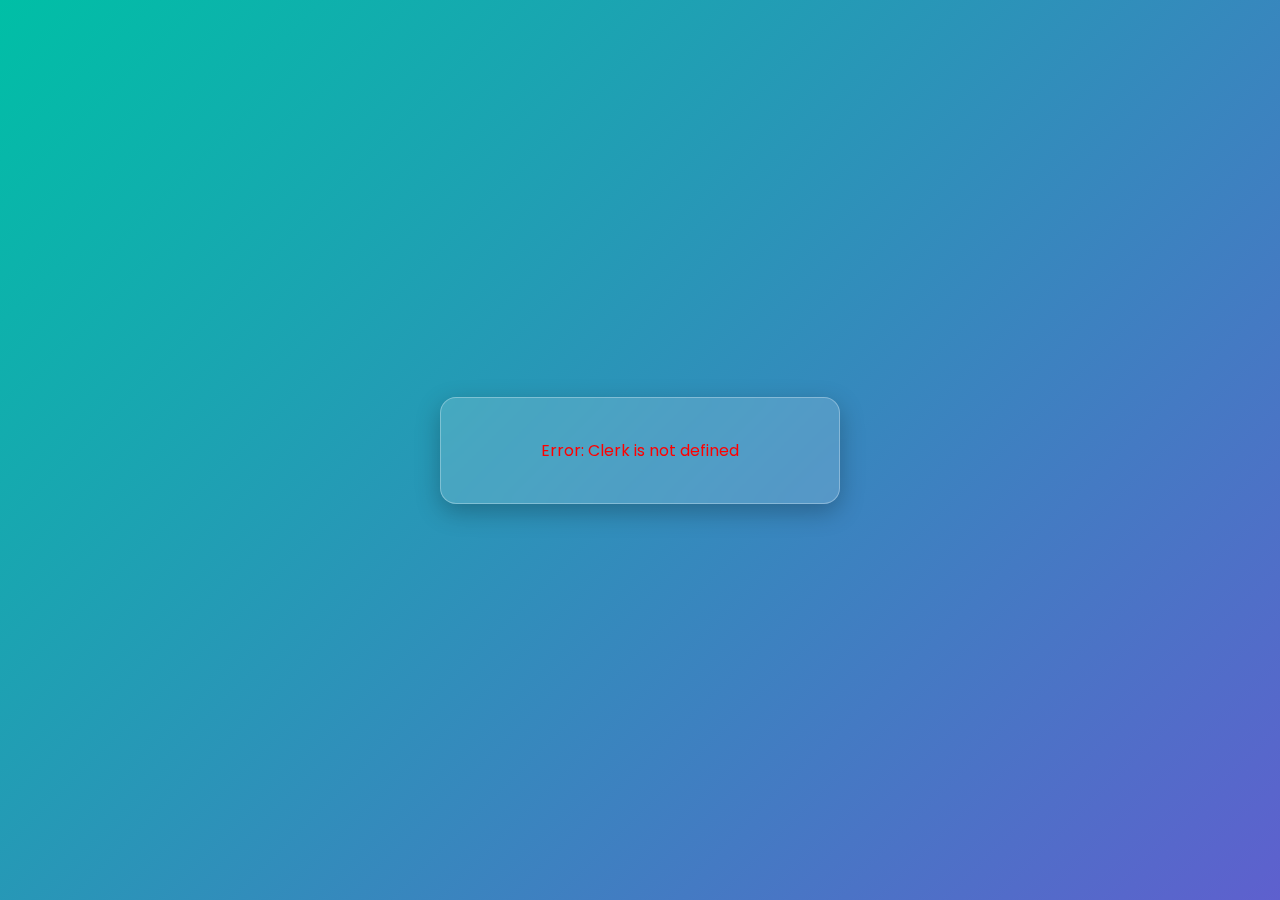
<file: frontend/clerk.html>
<!DOCTYPE html>
<html lang="en">
<head>
  <meta charset="UTF-8" />
  <meta name="viewport" content="width=device-width, initial-scale=1.0" />
  <title>Login | PosturePal</title>
  <link href="https://fonts.googleapis.com/css2?family=Poppins:wght@400;600&display=swap" rel="stylesheet" />
  <style>
    * {
      margin: 0;
      padding: 0;
      box-sizing: border-box;
      font-family: 'Poppins', sans-serif;
    }

    body {
      height: 100vh;
      background: linear-gradient(135deg, #00bfa6, #5e60ce);
      display: flex;
      justify-content: center;
      align-items: center;
    }

    #app {
      background: rgba(255, 255, 255, 0.15);
      backdrop-filter: blur(10px);
      border: 1px solid rgba(255, 255, 255, 0.3);
      border-radius: 1rem;
      padding: 2.5rem 2rem;
      box-shadow: 0 8px 24px rgba(0, 0, 0, 0.25);
      width: 100%;
      max-width: 400px;
      text-align: center;
      color: white;
    }

    #app h2 {
      font-size: 1.8rem;
      margin-bottom: 1.5rem;
      font-weight: 600;
    }

    #sign-in {
      margin-top: 1rem;
    }

    @media (max-width: 500px) {
      #app {
        padding: 2rem 1rem;
        border-radius: 0.75rem;
      }

      #app h2 {
        font-size: 1.5rem;
      }
    }
  </style>
</head>
<body>
  <div id="app">
    <!-- Login UI will load here -->
  </div>

  <!-- Clerk.js -->
  <script
    async
    crossorigin="anonymous"
    data-clerk-publishable-key="pk_test_bW9kZWwtd2Fob28tOTQuY2xlcmsuYWNjb3VudHMuZGV2JA"
    src="https://model-wahoo-94.clerk.accounts.dev/npm/@clerk/clerk-js@latest/dist/clerk.browser.js"
    type="text/javascript">
  </script>

  <!-- Main script -->
  <script>
    window.addEventListener('load', async function () {
      try {
        await Clerk.load();
        console.log('ClerkJS is loaded');

        const appDiv = document.getElementById('app');

        if (Clerk.user) {
          // Already signed in → redirect
          window.location.href = 'posture.html';
        } else {
          // Not signed in → mount sign-in UI
          appDiv.innerHTML = `<h2>Welcome to PosturePal</h2><div id="sign-in"></div>`;

          Clerk.mountSignIn(document.getElementById('sign-in'), {
            afterSignInUrl: 'posture.html',
            afterSignUpUrl: 'posture.html'
          });
        }
      } catch (err) {
        console.error('Clerk failed to load:', err);
        document.getElementById('app').innerHTML = `<p style="color:red;">Error: ${err.message}</p>`;
      }
    });
  </script>
</body>
</html>
</file>
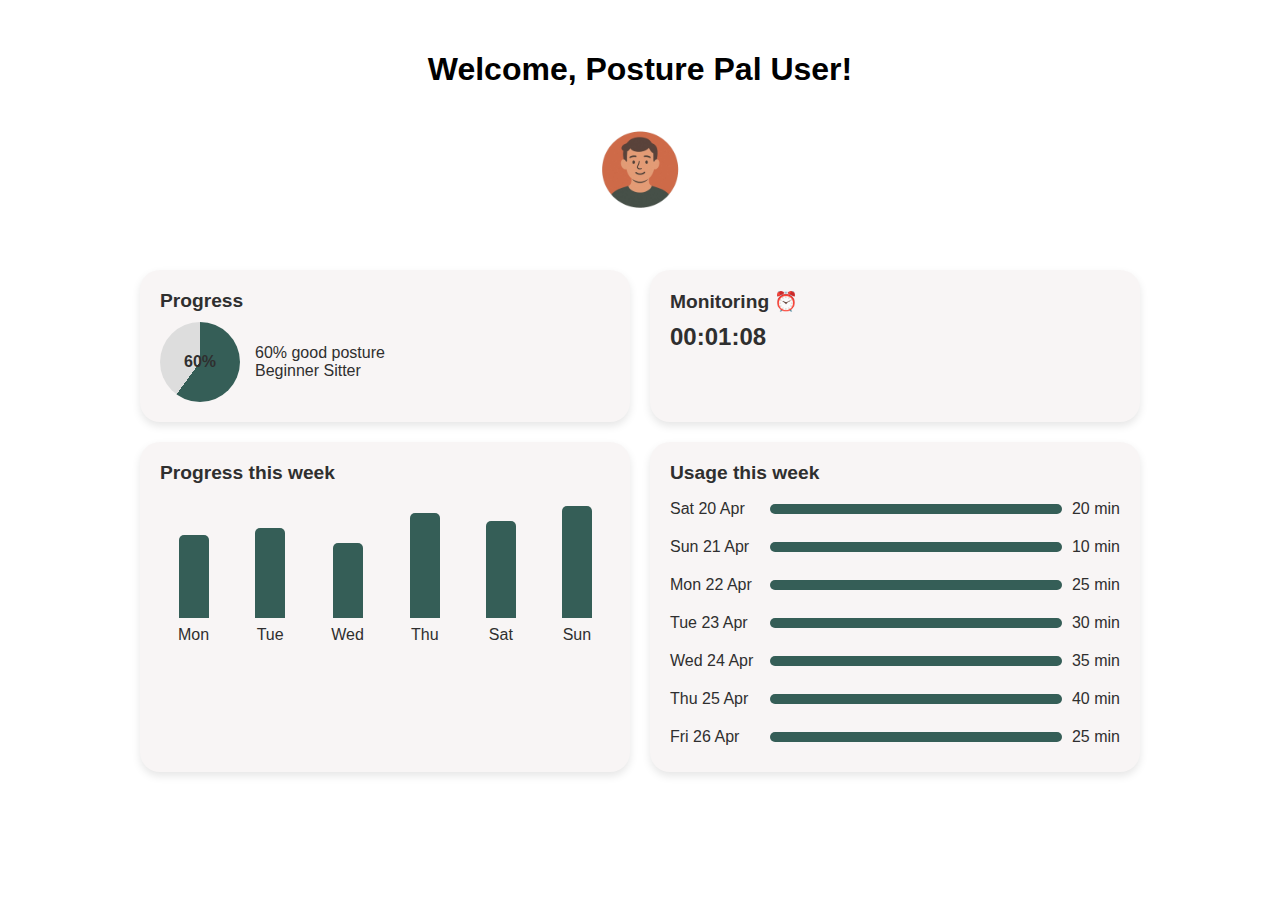
<file: frontend/dashboard.html>
<!DOCTYPE html>
<html lang="en">
<head>
  <meta charset="UTF-8">
  <meta name="viewport" content="width=device-width, initial-scale=1.0">
  <title>Posture Pal Dashboard</title>
  <style>
    body {
      font-family: 'Segoe UI', Tahoma, Geneva, Verdana, sans-serif;
      margin: 0;
      padding: 0;
      background-color: var(--bg);
      color: #2f2f2f;
    }
    .dashboard {
      max-width: 1000px;
      margin: auto;
      padding: 30px 20px;
    }
    .header {
      display: flex;
      justify-content: space-between;
      align-items: center;
      margin-bottom: 30px;
      flex-wrap: wrap;
    }
    .header h1 {
      font-size: 2em;
      color: black;
      flex: 1 1 100%;
      text-align: center;
    }
    .header img {
      height: 100px;
      margin: 10px auto;
    }
    .overview {
      display: flex;
      justify-content: space-between;
      flex-wrap: wrap;
      gap: 20px;
    }
    .card {
      margin: 10px auto;
      background-color: rgb(248, 245, 245);
      border-radius: 20px;
      padding: 20px;
      flex: 1 1 280px;
      box-shadow: 0 4px 8px rgba(0,0,0,0.1);
    }
    .progress-circle {
      width: 80px;
      height: 80px;
      border-radius: 50%;
      background: conic-gradient( #355e57 60%, #ddd 0);
      display: flex;
      align-items: center;
      justify-content: center;
      font-size: 16px;
      font-weight: bold;
      margin-right: 15px;
    }
    .progress-content {
      display: flex;
      align-items: center;
      flex-wrap: wrap;
    }
    .section-title {
      font-size: 1.2em;
      margin-bottom: 10px;
    }
    .bar-container {
      display: flex;
      justify-content: space-around;
      align-items: flex-end;
      height: 150px;
      gap: 10px;
      flex-wrap: wrap;
    }
    .bar-vertical {
      width: 30px;
      background-color: #355e57;
      border-radius: 5px 5px 0 0;
      display: flex;
      align-items: flex-end;
      justify-content: center;
      transition: height 0.3s ease;
    }
    .bar-label-vertical {
      text-align: center;
      margin-top: 8px;
    }
    .bar-column {
      display: flex;
      flex-direction: column;
      align-items: center;
      justify-content: flex-end;
    }
    .bar-row {
      display: flex;
      justify-content: space-between;
      align-items: center;
      margin: 6px 0;
      width: 100%;
      flex-wrap: wrap;
    }
    .bar-label {
      flex: 0 0 90px;
    }
    .bar-horizontal {
      height: 10px;
      background-color:  #355e57;
      border-radius: 5px;
      margin: 0 10px;
      flex-grow: 1;
    }
    @media (max-width: 600px) {
      .progress-content {
        flex-direction: column;
        align-items: center;
      }
      .progress-circle {
        margin-bottom: 10px;
      }
      .header h1 {
        font-size: 1.5em;
      }
      .header img {
        height: 80px;
      }
    }
  </style>
</head>
<body>
  <div class="dashboard">
    <div class="header">
      <h1>Welcome, Posture Pal User!</h1>
      <img src="./assets/admi-removebg-preview.png" alt="User Icon">
    </div>

    <div class="overview">
      <div class="card">
        <div class="section-title"><b>Progress</b></div>
        <div class="progress-content">
          <div class="progress-circle">60%</div>
          <div>60% good posture<br>Beginner Sitter</div>
        </div>
      </div>

      <div class="card">
        <div class="section-title"><b>Monitoring ⏰</b></div>
        <div style="font-size: 1.5em; font-weight: bold;">00:01:08</div>
      </div>
    </div>

    <div class="overview">
      <div class="card">
        <div class="section-title"><b>Progress this week</b></div>
        <div class="bar-container">
          <div class="bar-column"><div class="bar-vertical" style="height: 83px;"></div><div class="bar-label-vertical">Mon</div></div>
          <div class="bar-column"><div class="bar-vertical" style="height: 90px;"></div><div class="bar-label-vertical">Tue</div></div>
          <div class="bar-column"><div class="bar-vertical" style="height: 75px;"></div><div class="bar-label-vertical">Wed</div></div>
          <div class="bar-column"><div class="bar-vertical" style="height: 105px;"></div><div class="bar-label-vertical">Thu</div></div>
          <div class="bar-column"><div class="bar-vertical" style="height: 97px;"></div><div class="bar-label-vertical">Sat</div></div>
          <div class="bar-column"><div class="bar-vertical" style="height: 112px;"></div><div class="bar-label-vertical">Sun</div></div>
        </div>
      </div>

      <div class="card">
        <div class="section-title"><b>Usage this week</b></div>
        <div style="display: flex; flex-direction: column; gap: 8px;">
          <div class="bar-row"><div class="bar-label">Sat 20 Apr</div><div class="bar-horizontal" style="width: 20%;"></div><div>20 min</div></div>
          <div class="bar-row"><div class="bar-label">Sun 21 Apr</div><div class="bar-horizontal" style="width: 10%;"></div><div>10 min</div></div>
          <div class="bar-row"><div class="bar-label">Mon 22 Apr</div><div class="bar-horizontal" style="width: 25%;"></div><div>25 min</div></div>
          <div class="bar-row"><div class="bar-label">Tue 23 Apr</div><div class="bar-horizontal" style="width: 30%;"></div><div>30 min</div></div>
          <div class="bar-row"><div class="bar-label">Wed 24 Apr</div><div class="bar-horizontal" style="width: 35%;"></div><div>35 min</div></div>
          <div class="bar-row"><div class="bar-label">Thu 25 Apr</div><div class="bar-horizontal" style="width: 40%;"></div><div>40 min</div></div>
          <div class="bar-row"><div class="bar-label">Fri 26 Apr</div><div class="bar-horizontal" style="width: 25%;"></div><div>25 min</div></div>
        </div>
      </div>
    </div>

  </div>
</body>
</html>
</file>
